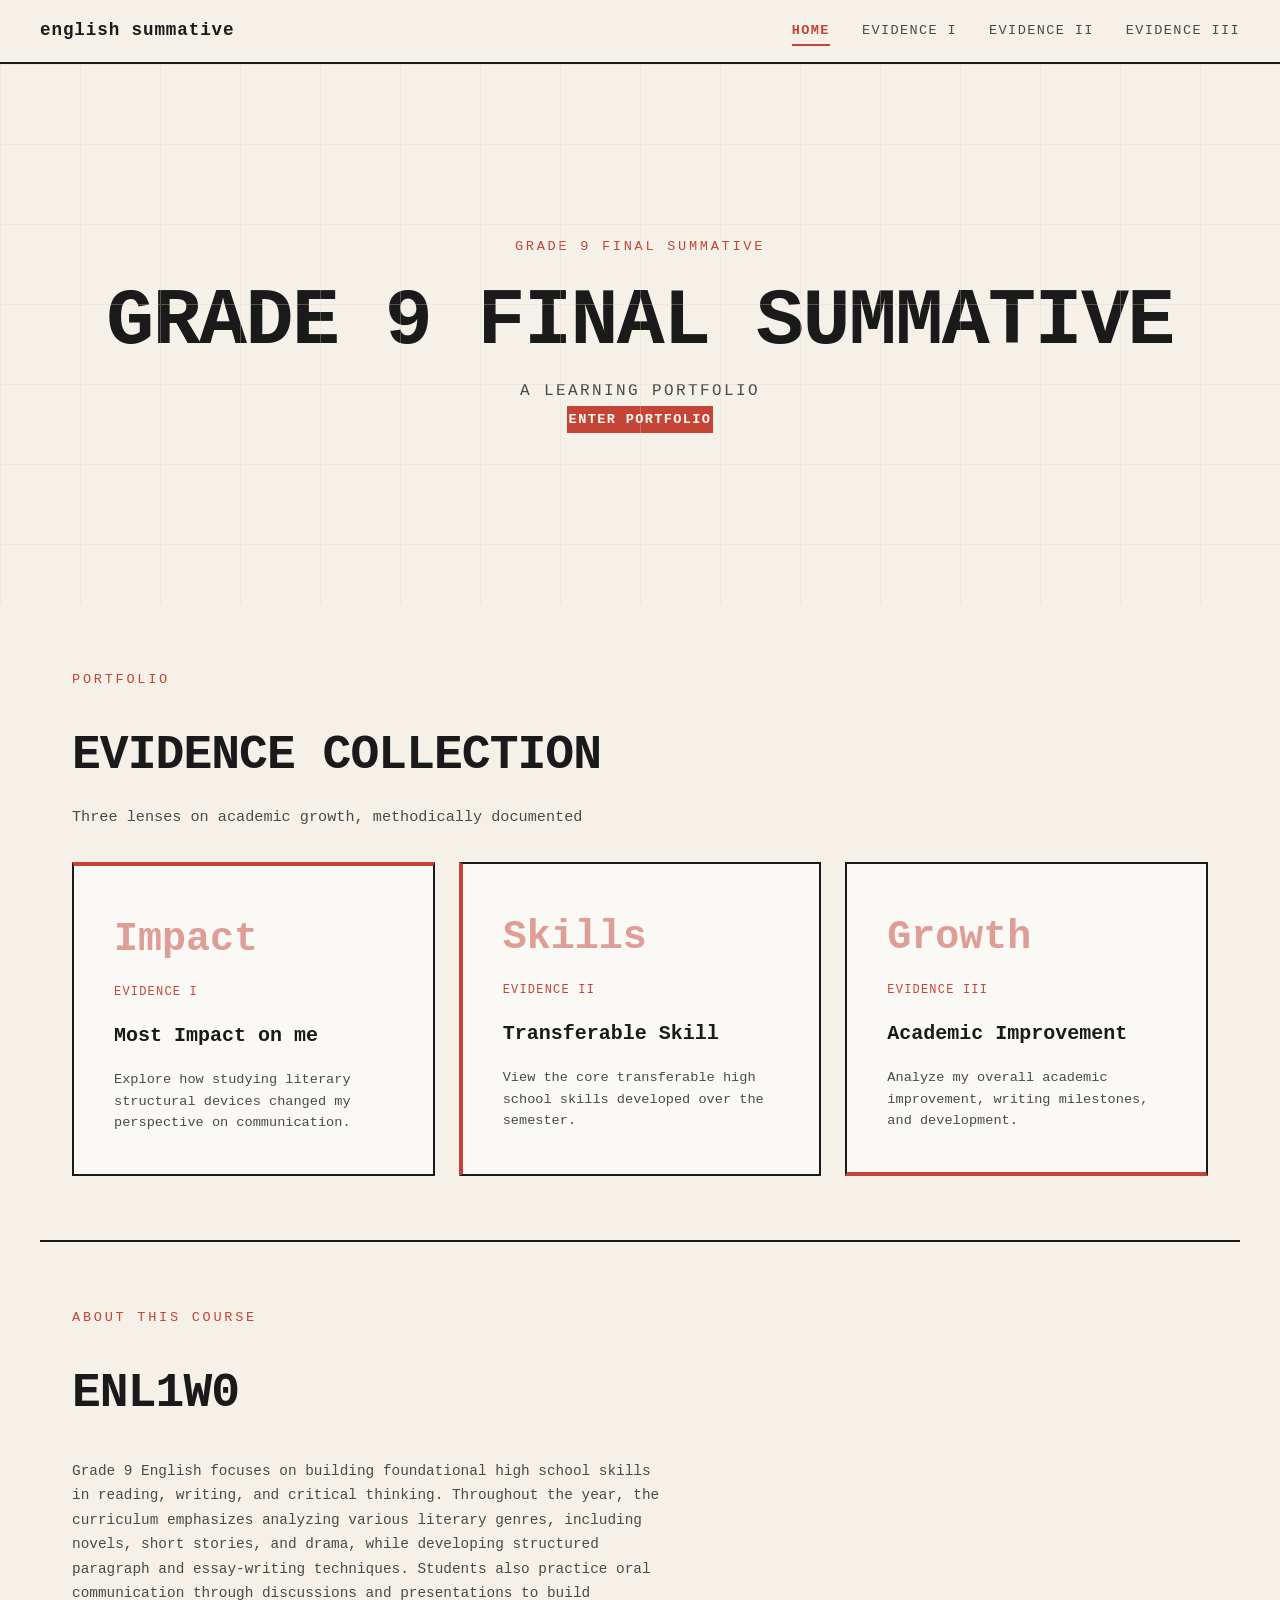
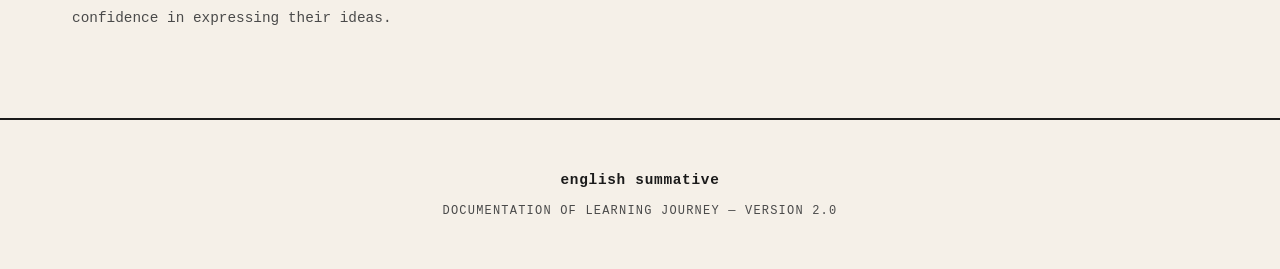
<file: templates/index.html>
<!DOCTYPE html>
<html lang="en">
<head>
  <meta charset="UTF-8">
  <meta name="viewport" content="width=device-width, initial-scale=1.0">
  <title>Home page — English Summative</title>
  <link rel="stylesheet" href="/static/style.css">
</head>
<body>
  <nav class="nav">
    <div class="nav-inner">
      <a href="/" class="nav-brand">English Summative</a>
      <button class="menu-toggle" id="menuToggle" aria-label="Toggle navigation">
        <span class="menu-line"></span>
        <span class="menu-line"></span>
        <span class="menu-line"></span>
      </button>
      <ul class="nav-links">
        <li><a href="/" class="nav-link active">Home</a></li>
        <li><a href="/evidence1" class="nav-link">Evidence I</a></li>
        <li><a href="/evidence2" class="nav-link">Evidence II</a></li>
        <li><a href="/evidence3" class="nav-link">Evidence III</a></li>
      </ul>
    </div>
  </nav>

  <div class="menu-overlay" id="menuOverlay">
    <ul class="menu-overlay-links">
      <li><a href="/" class="overlay-link active">Home</a></li>
      <li><a href="/evidence1" class="overlay-link">Evidence I</a></li>
      <li><a href="/evidence2" class="overlay-link">Evidence II</a></li>
      <li><a href="/evidence3" class="overlay-link">Evidence III</a></li>
    </ul>
  </div>

  <section class="hero" id="hero">
    <div class="eyebrow-tag">Grade 9 Final Summative</div>
    <h1 class="hero-title">
      <span class="hero-line">Grade 9</span>
      <span class="hero-line">Final Summative</span>
    </h1>
    <p class="hero-subtitle">A learning portfolio</p>
    <a href="#portfolio" class="nav-btn nav-btn-primary" id="enterPortfolio">Enter Portfolio</a>
  </section>

  <section class="portfolio" id="portfolio">
    <div class="section-header">
      <div class="eyebrow-tag">Portfolio</div>
      <h2 class="section-title">Evidence Collection</h2>
      <p class="section-desc">Three lenses on academic growth, methodically documented</p>
    </div>

    <div class="evidence-grid">
      <a href="/evidence1" class="evidence-card reveal">
        <div class="card-index">Impact</div>
        <div class="card-tag">Evidence I</div>
        <h3 class="card-title">Most Impact on me</h3>
        <p class="card-desc">Explore how studying literary structural devices changed my perspective on communication.</p>
      </a>

      <a href="/evidence2" class="evidence-card reveal">
        <div class="card-index">Skills</div>
        <div class="card-tag">Evidence II</div>
        <h3 class="card-title">Transferable Skill</h3>
        <p class="card-desc">View the core transferable high school skills developed over the semester.</p>
      </a>

      <a href="/evidence3" class="evidence-card reveal">
        <div class="card-index">Growth</div>
        <div class="card-tag">Evidence III</div>
        <h3 class="card-title">Academic Improvement</h3>
        <p class="card-desc">Analyze my overall academic improvement, writing milestones, and development.</p>
      </a>
    </div>
  </section>

  <section class="about" id="about">
    <div class="about-inner">
      <div class="eyebrow-tag">About This Course</div>
      <h2 class="about-title">ENL1W0</h2>
      <p class="about-text">Grade 9 English focuses on building foundational high school skills in reading, writing, and critical thinking. Throughout the year, the curriculum emphasizes analyzing various literary genres, including novels, short stories, and drama, while developing structured paragraph and essay-writing techniques. Students also practice oral communication through discussions and presentations to build confidence in expressing their ideas.</p>
    </div>
  </section>

  <footer class="footer">
    <div class="footer-brand">English Summative</div>
    <p class="footer-text">Documentation of Learning Journey &mdash; Version 2.0</p>
  </footer>

  <script src="/static/main.js"></script>
</body>
</html>
</file>
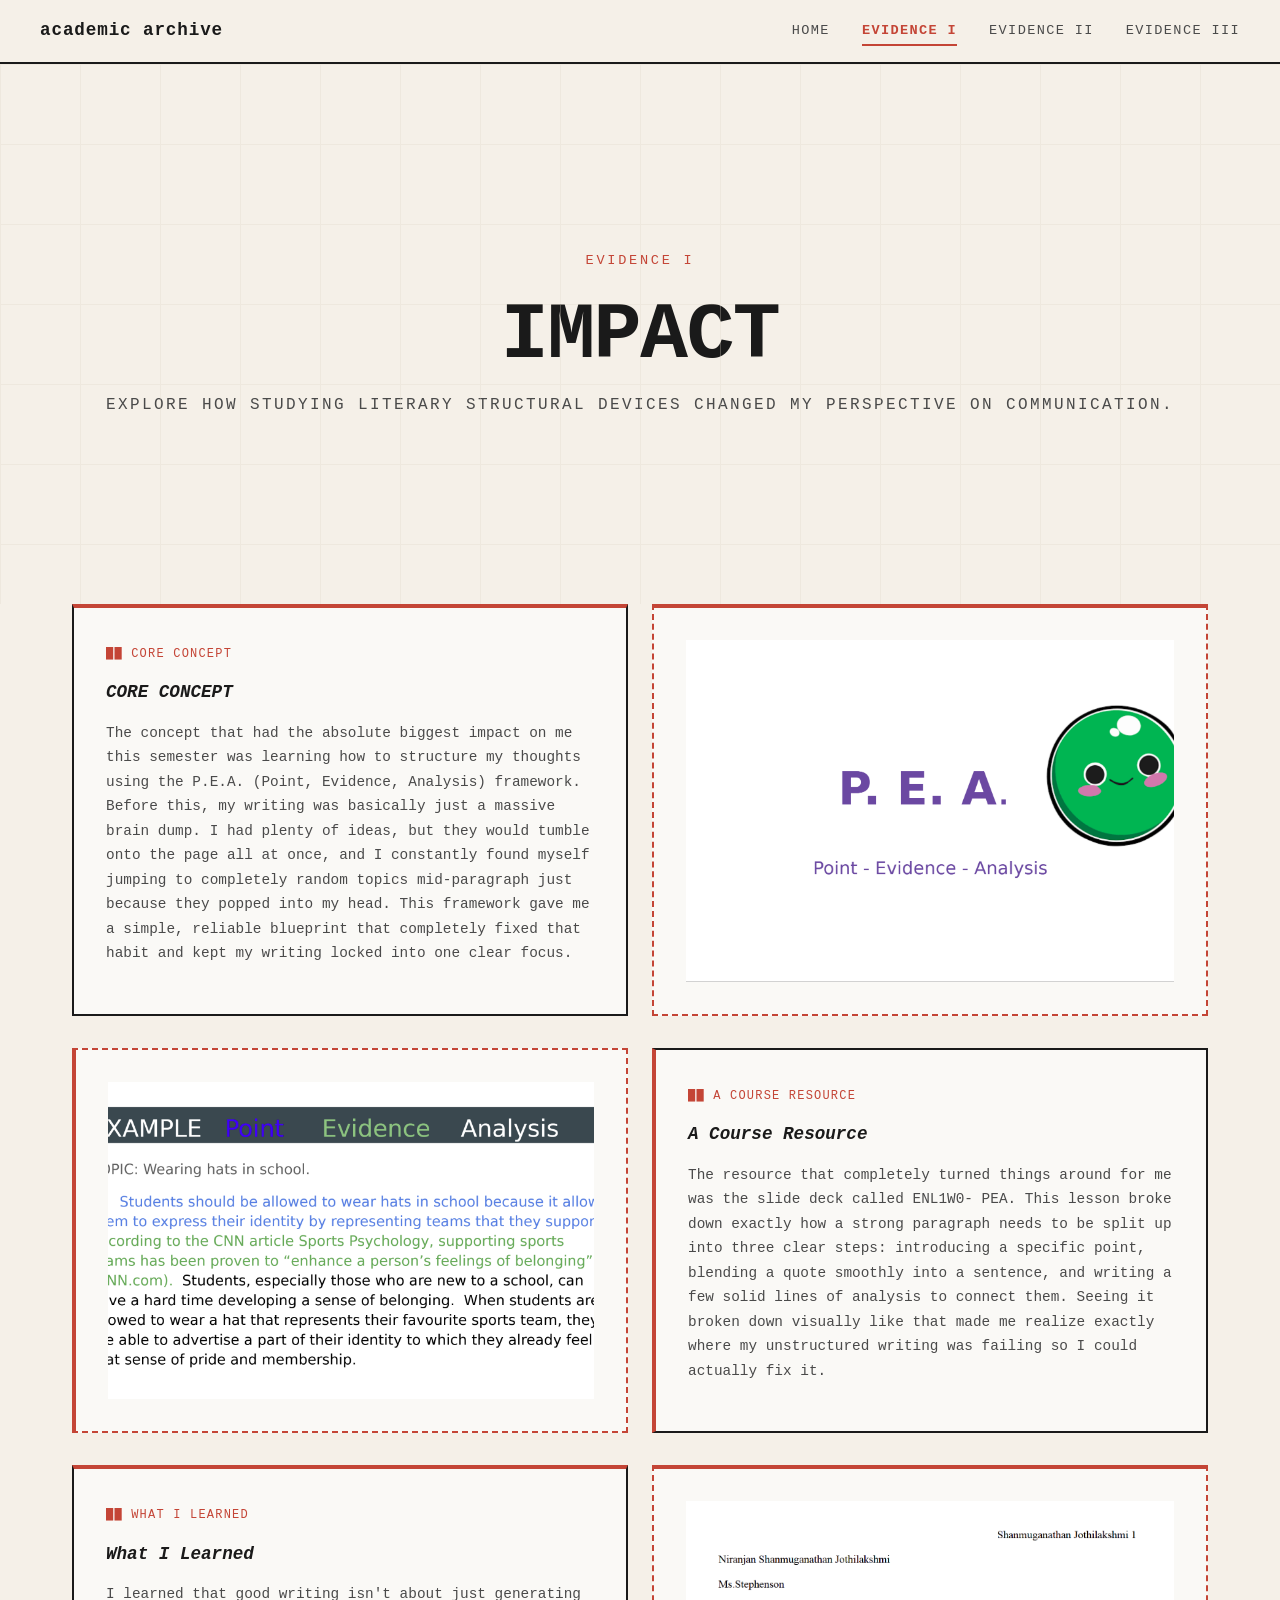
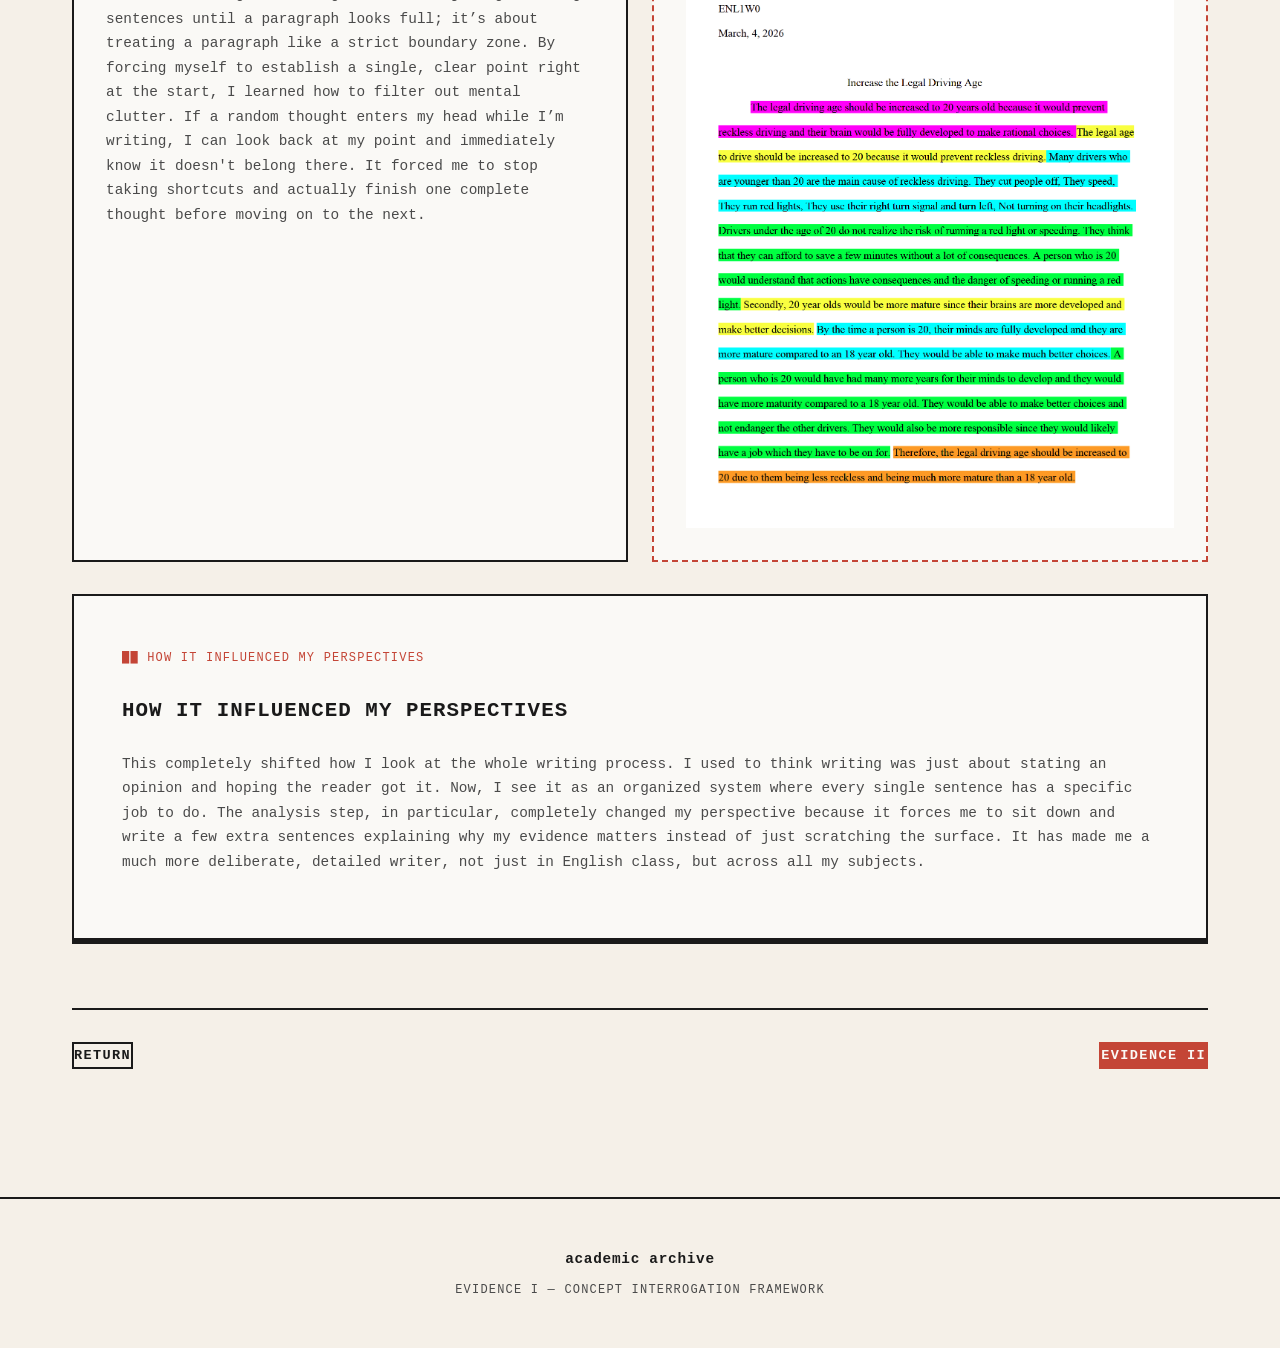
<file: templates/evidence1.html>
<!DOCTYPE html>
<html lang="en">
<head>
  <meta charset="UTF-8">
  <meta name="viewport" content="width=device-width, initial-scale=1.0">
  <title>Impact — Academic Portfolio</title>
  <link rel="stylesheet" href="/static/style.css">
</head>
<body>
  <nav class="nav">
    <div class="nav-inner">
      <a href="/" class="nav-brand">academic archive</a>
      <button class="menu-toggle" id="menuToggle" aria-label="Toggle navigation">
        <span class="menu-line"></span>
        <span class="menu-line"></span>
        <span class="menu-line"></span>
      </button>
      <ul class="nav-links">
        <li><a href="/" class="nav-link">Home</a></li>
        <li><a href="/evidence1" class="nav-link active">Evidence I</a></li>
        <li><a href="/evidence2" class="nav-link">Evidence II</a></li>
        <li><a href="/evidence3" class="nav-link">Evidence III</a></li>
      </ul>
    </div>
  </nav>

  <div class="menu-overlay" id="menuOverlay">
    <ul class="menu-overlay-links">
      <li><a href="/" class="overlay-link">Home</a></li>
      <li><a href="/evidence1" class="overlay-link active">Evidence I</a></li>
      <li><a href="/evidence2" class="overlay-link">Evidence II</a></li>
      <li><a href="/evidence3" class="overlay-link">Evidence III</a></li>
    </ul>
  </div>

  <section class="hero">
    <div class="eyebrow-tag">Evidence I</div>
    <h1 class="hero-title">Impact</h1>
    <p class="hero-subtitle">Explore how studying literary structural devices changed my perspective on communication.</p>
  </section>

  <main class="evidence-main">
    <div class="evidence-grid-layout">
      <div class="evidence-text-card reveal">
        <div class="section-tag">Core Concept</div>
        <div class="section-question">CORE CONCEPT</div>
        <div class="evidence-text">
          <p>The concept that had the absolute biggest impact on me this semester was learning how to structure my thoughts using the P.E.A. (Point, Evidence, Analysis) framework. Before this, my writing was basically just a massive brain dump. I had plenty of ideas, but they would tumble onto the page all at once, and I constantly found myself jumping to completely random topics mid-paragraph just because they popped into my head. This framework gave me a simple, reliable blueprint that completely fixed that habit and kept my writing locked into one clear focus.</p>
        </div>
      </div>

      <div class="evidence-image-card reveal">
        <img src="/static/assets/pea.png" alt="PEA-Course" class="evidence-image">
      </div>
    </div>

    <div class="evidence-grid-layout">
      <div class="evidence-image-card reveal">
        <img src="/static/assets/pea-couses.png" alt="Affordance Context - Learning Event" class="evidence-image">
      </div>

      <div class="evidence-text-card reveal">
        <div class="section-tag">a Course Resource</div>
        <div class="section-question">A Course Resource</div>
        <div class="evidence-text">
          <p>The resource that completely turned things around for me was the slide deck called ENL1W0- PEA. This lesson broke down exactly how a strong paragraph needs to be split up into three clear steps: introducing a specific point, blending a quote smoothly into a sentence, and writing a few solid lines of analysis to connect them. Seeing it broken down visually like that made me realize exactly where my unstructured writing was failing so I could actually fix it.</p>
        </div>
      </div>
    </div>

    <div class="evidence-grid-layout">
      <div class="evidence-text-card reveal">
        <div class="section-tag">What I Learned</div>
        <div class="section-question">What I Learned</div>
        <div class="evidence-text">
          <p>I learned that good writing isn't about just generating sentences until a paragraph looks full; it’s about treating a paragraph like a strict boundary zone. By forcing myself to establish a single, clear point right at the start, I learned how to filter out mental clutter. If a random thought enters my head while I’m writing, I can look back at my point and immediately know it doesn't belong there. It forced me to stop taking shortcuts and actually finish one complete thought before moving on to the next.</p>
        </div>
      </div>

      <div class="evidence-image-card reveal">
        <img src="/static/assets/mine.png" alt="Cognitive Traces - Outcome" class="evidence-image">
      </div>
    </div>

    <div class="reflection-card reveal">
      <div class="section-tag">How it Influenced My Perspectives</div>
      <h2>How it Influenced My Perspectives</h2>
      <div class="evidence-text">
        <p>This completely shifted how I look at the whole writing process. I used to think writing was just about stating an opinion and hoping the reader got it. Now, I see it as an organized system where every single sentence has a specific job to do. The analysis step, in particular, completely changed my perspective because it forces me to sit down and write a few extra sentences explaining why my evidence matters instead of just scratching the surface. It has made me a much more deliberate, detailed writer, not just in English class, but across all my subjects.</p>
      </div>
    </div>

    <div class="evidence-nav">
      <a href="/" class="nav-btn">Return</a>
      <a href="/evidence2" class="nav-btn nav-btn-primary">Evidence II</a>
    </div>
  </main>

  <footer class="footer">
    <div class="footer-brand">academic archive</div>
    <p class="footer-text">Evidence I — Concept Interrogation Framework</p>
  </footer>

  <script src="/static/main.js"></script>
</body>
</html>
</file>
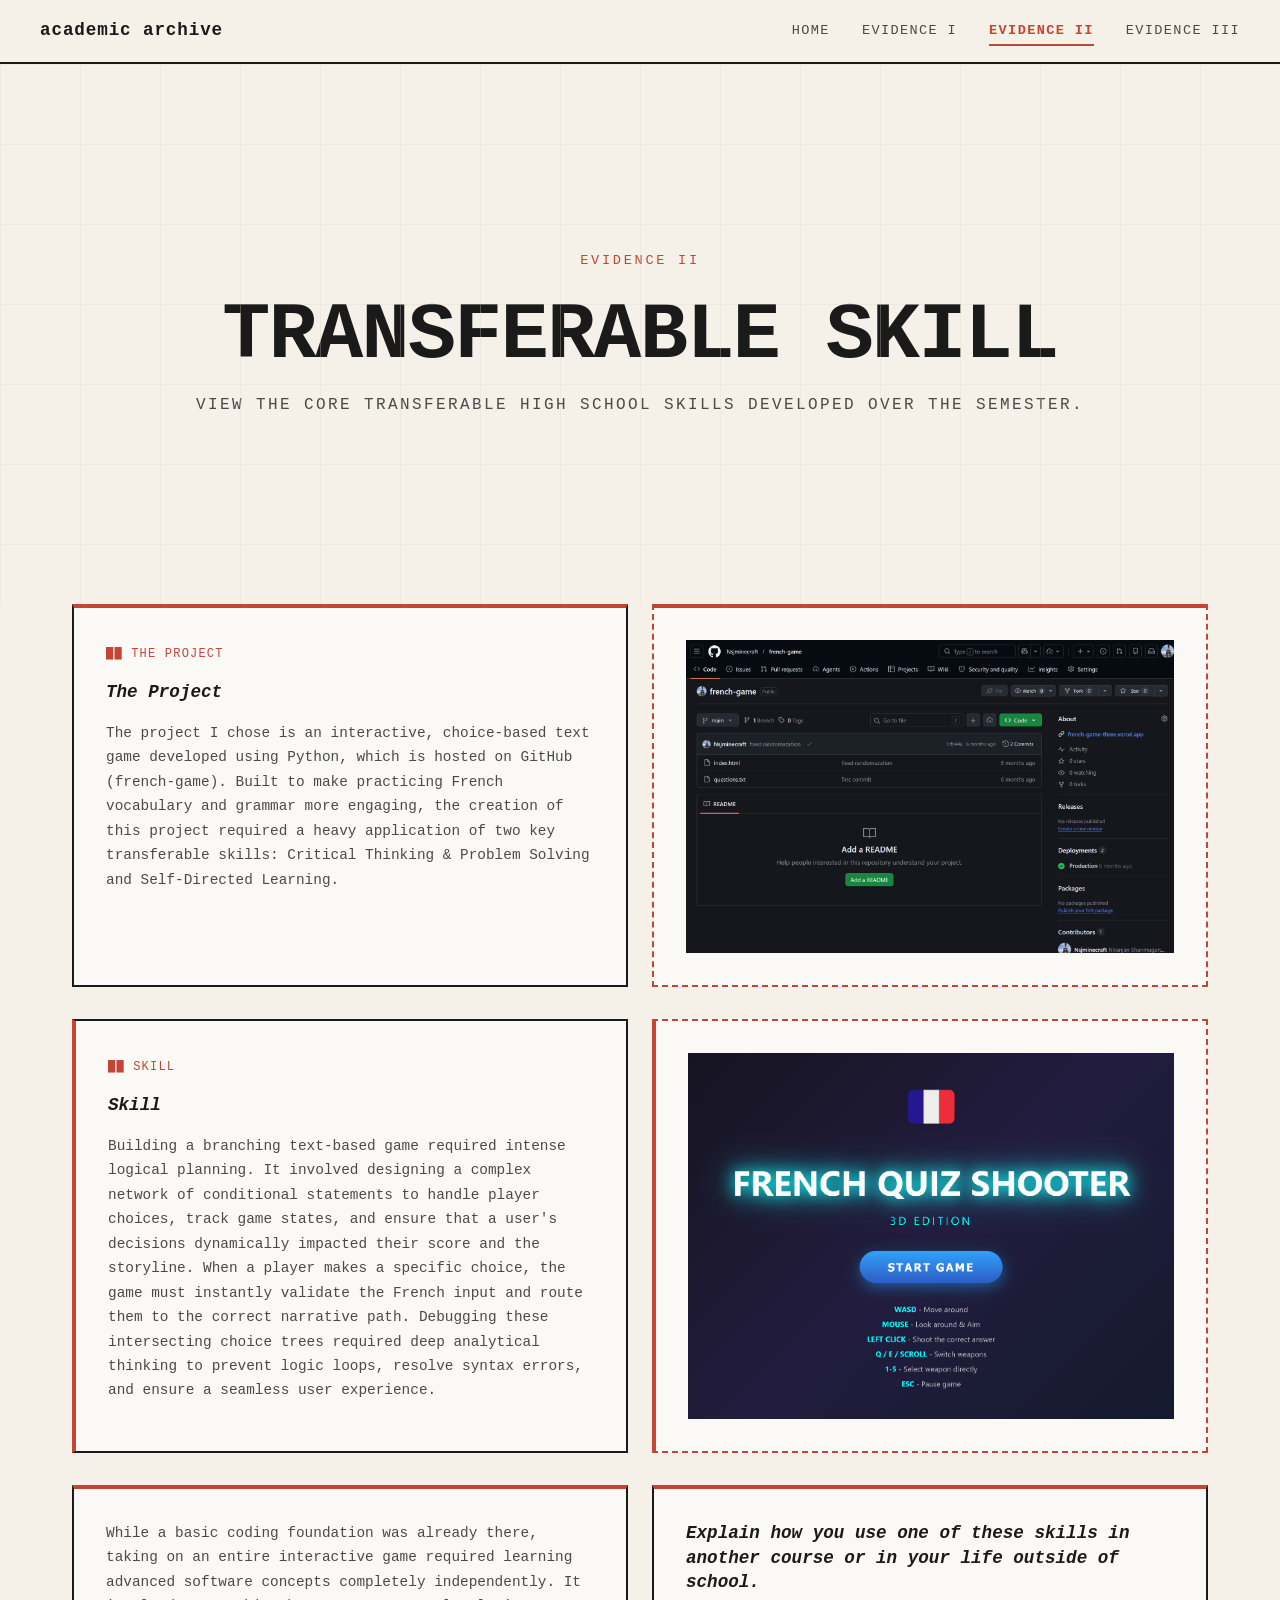
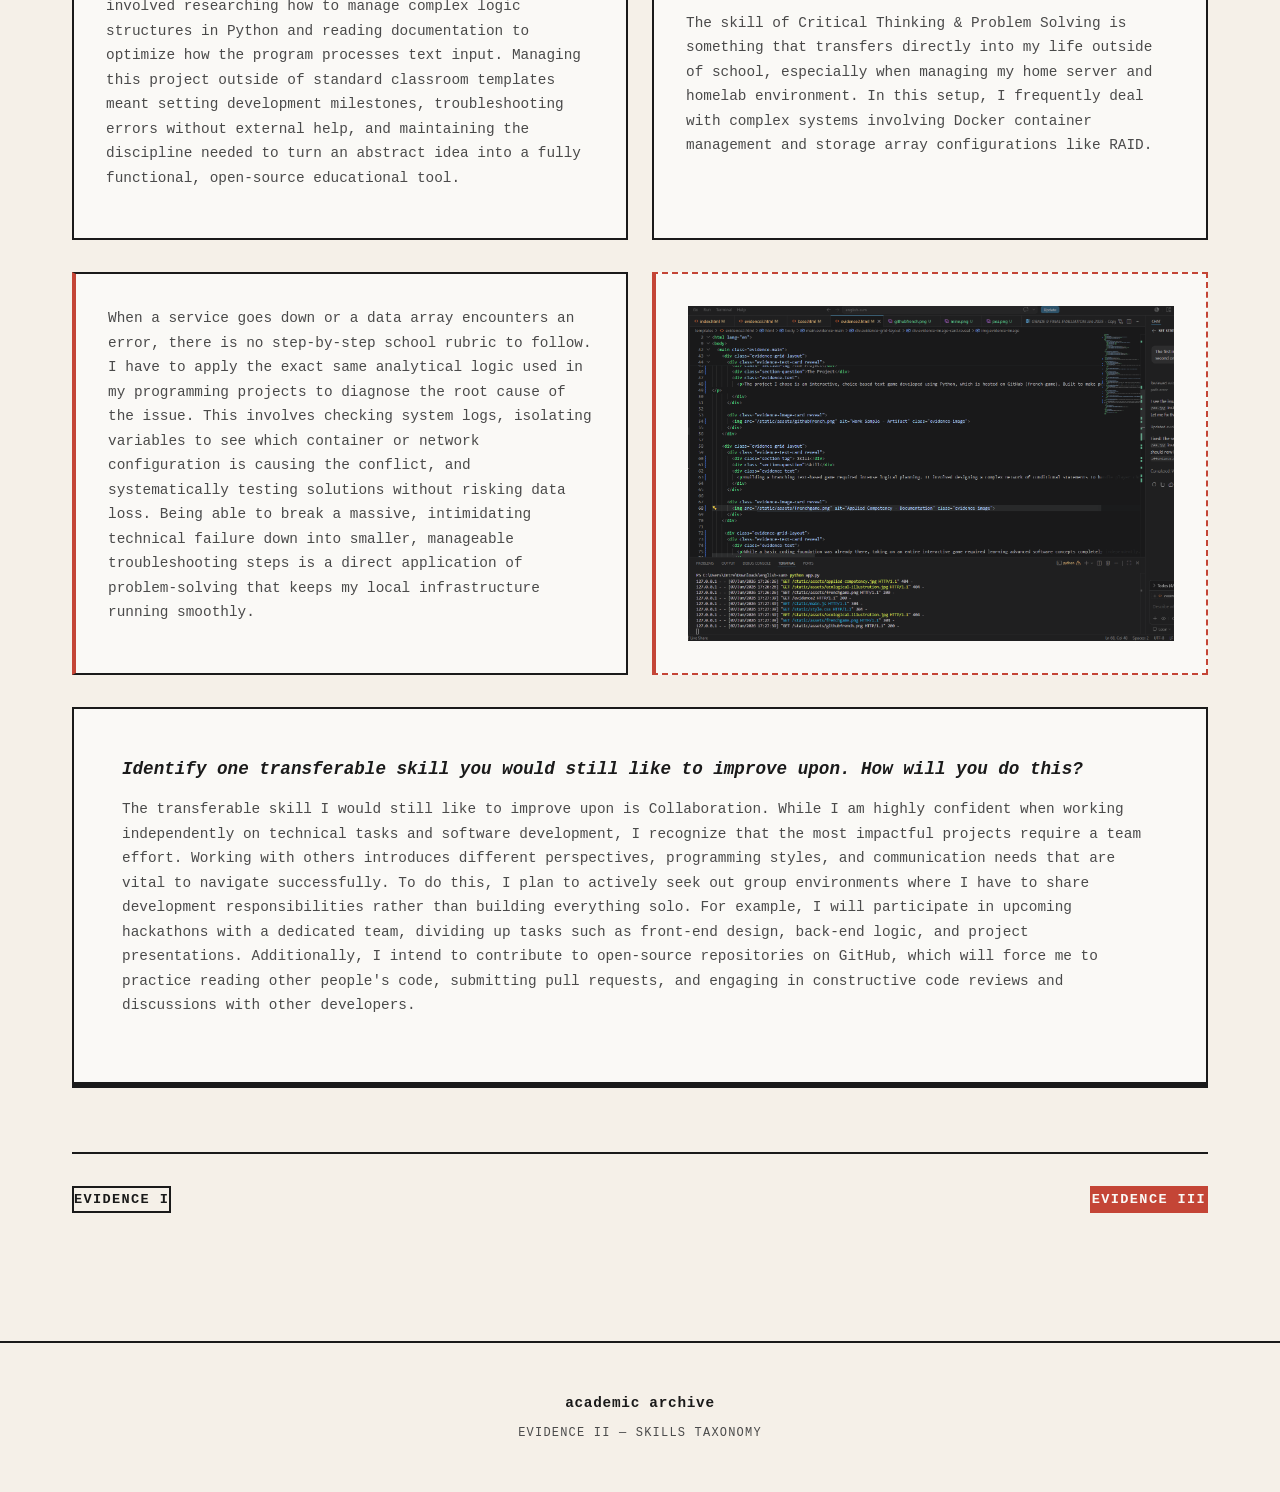
<file: templates/evidence2.html>
<!DOCTYPE html>
<html lang="en">
<head>
  <meta charset="UTF-8">
  <meta name="viewport" content="width=device-width, initial-scale=1.0">
  <title>Transferable Skill — Academic Portfolio</title>
  <link rel="stylesheet" href="/static/style.css">
</head>
<body>
  <nav class="nav">
    <div class="nav-inner">
      <a href="/" class="nav-brand">academic archive</a>
      <button class="menu-toggle" id="menuToggle" aria-label="Toggle navigation">
        <span class="menu-line"></span>
        <span class="menu-line"></span>
        <span class="menu-line"></span>
      </button>
      <ul class="nav-links">
        <li><a href="/" class="nav-link">Home</a></li>
        <li><a href="/evidence1" class="nav-link">Evidence I</a></li>
        <li><a href="/evidence2" class="nav-link active">Evidence II</a></li>
        <li><a href="/evidence3" class="nav-link">Evidence III</a></li>
      </ul>
    </div>
  </nav>

  <div class="menu-overlay" id="menuOverlay">
    <ul class="menu-overlay-links">
      <li><a href="/" class="overlay-link">Home</a></li>
      <li><a href="/evidence1" class="overlay-link">Evidence I</a></li>
      <li><a href="/evidence2" class="overlay-link active">Evidence II</a></li>
      <li><a href="/evidence3" class="overlay-link">Evidence III</a></li>
    </ul>
  </div>

  <section class="hero">
    <div class="eyebrow-tag">Evidence II</div>
    <h1 class="hero-title">Transferable Skill</h1>
    <p class="hero-subtitle">View the core transferable high school skills developed over the semester.</p>
  </section>

  <main class="evidence-main">
    <div class="evidence-grid-layout">
      <div class="evidence-text-card reveal">
        <div class="section-tag">The Project</div>
        <div class="section-question">The Project</div>
        <div class="evidence-text">
          <p>The project I chose is an interactive, choice-based text game developed using Python, which is hosted on GitHub (french-game). Built to make practicing French vocabulary and grammar more engaging, the creation of this project required a heavy application of two key transferable skills: Critical Thinking & Problem Solving and Self-Directed Learning. 
</p>
        </div>
      </div>

      <div class="evidence-image-card reveal">
        <img src="/static/assets/githubfrench.png" alt="Work Sample - Artifact" class="evidence-image">
      </div>
    </div>

    <div class="evidence-grid-layout">
      <div class="evidence-text-card reveal">
        <div class="section-tag"> Skill</div>
        <div class="section-question">Skill</div>
        <div class="evidence-text">
          <p>Building a branching text-based game required intense logical planning. It involved designing a complex network of conditional statements to handle player choices, track game states, and ensure that a user's decisions dynamically impacted their score and the storyline. When a player makes a specific choice, the game must instantly validate the French input and route them to the correct narrative path. Debugging these intersecting choice trees required deep analytical thinking to prevent logic loops, resolve syntax errors, and ensure a seamless user experience. </p>
        </div>
      </div>

      <div class="evidence-image-card reveal">
        <img src="/static/assets/frenchgame.png" alt="Applied Competency - Documentation" class="evidence-image">
      </div>
    </div>

     <div class="evidence-grid-layout">
      <div class="evidence-text-card reveal">
        <div class="evidence-text">
          <p>While a basic coding foundation was already there, taking on an entire interactive game required learning advanced software concepts completely independently. It involved researching how to manage complex logic structures in Python and reading documentation to optimize how the program processes text input. Managing this project outside of standard classroom templates meant setting development milestones, troubleshooting errors without external help, and maintaining the discipline needed to turn an abstract idea into a fully functional, open-source educational tool. </p>
        </div>
      </div>

      <div class="evidence-text-card reveal">
        <div class="section-question">Explain how you use one of these skills in another course or in your life outside of school.</div>
        <div class="evidence-text">
          <p>The skill of Critical Thinking & Problem Solving is something that transfers directly into my life outside of school, especially when managing my home server and homelab environment. In this setup, I frequently deal with complex systems involving Docker container management and storage array configurations like RAID.</p>
        </div>
      </div>
    </div>

    <div class="evidence-grid-layout">
      <div class="evidence-text-card reveal">

        <div class="evidence-text">
          <p>When a service goes down or a data array encounters an error, there is no step-by-step school rubric to follow. I have to apply the exact same analytical logic used in my programming projects to diagnose the root cause of the issue. This involves checking system logs, isolating variables to see which container or network configuration is causing the conflict, and systematically testing solutions without risking data loss. Being able to break a massive, intimidating technical failure down into smaller, manageable troubleshooting steps is a direct application of problem-solving that keeps my local infrastructure running smoothly.</p>
        </div>
      </div>

      <div class="evidence-image-card reveal">
        <img src="/static/assets/code.png" alt="Ecological Illustration - Transfer Evidence" class="evidence-image">
      </div>
    </div>

    <div class="reflection-card reveal">
      <div class="section-question">Identify one transferable skill you would still like to improve upon. How will you do this?
</div>
      <div class="evidence-text">
        <p>The transferable skill I would still like to improve upon is Collaboration. While I am highly confident when working independently on technical tasks and software development, I recognize that the most impactful projects require a team effort. Working with others introduces different perspectives, programming styles, and communication needs that are vital to navigate successfully.
To do this, I plan to actively seek out group environments where I have to share development responsibilities rather than building everything solo. For example, I will participate in upcoming hackathons with a dedicated team, dividing up tasks such as front-end design, back-end logic, and project presentations. Additionally, I intend to contribute to open-source repositories on GitHub, which will force me to practice reading other people's code, submitting pull requests, and engaging in constructive code reviews and discussions with other developers.
</p>
      </div>
    </div>

    <div class="evidence-nav">
      <a href="/evidence1" class="nav-btn">Evidence I</a>
      <a href="/evidence3" class="nav-btn nav-btn-primary">Evidence III</a>
    </div>
  </main>

  <footer class="footer">
    <div class="footer-brand">academic archive</div>
    <p class="footer-text">Evidence II — Skills Taxonomy</p>
  </footer>

  <script src="/static/main.js"></script>
</body>
</html>
</file>
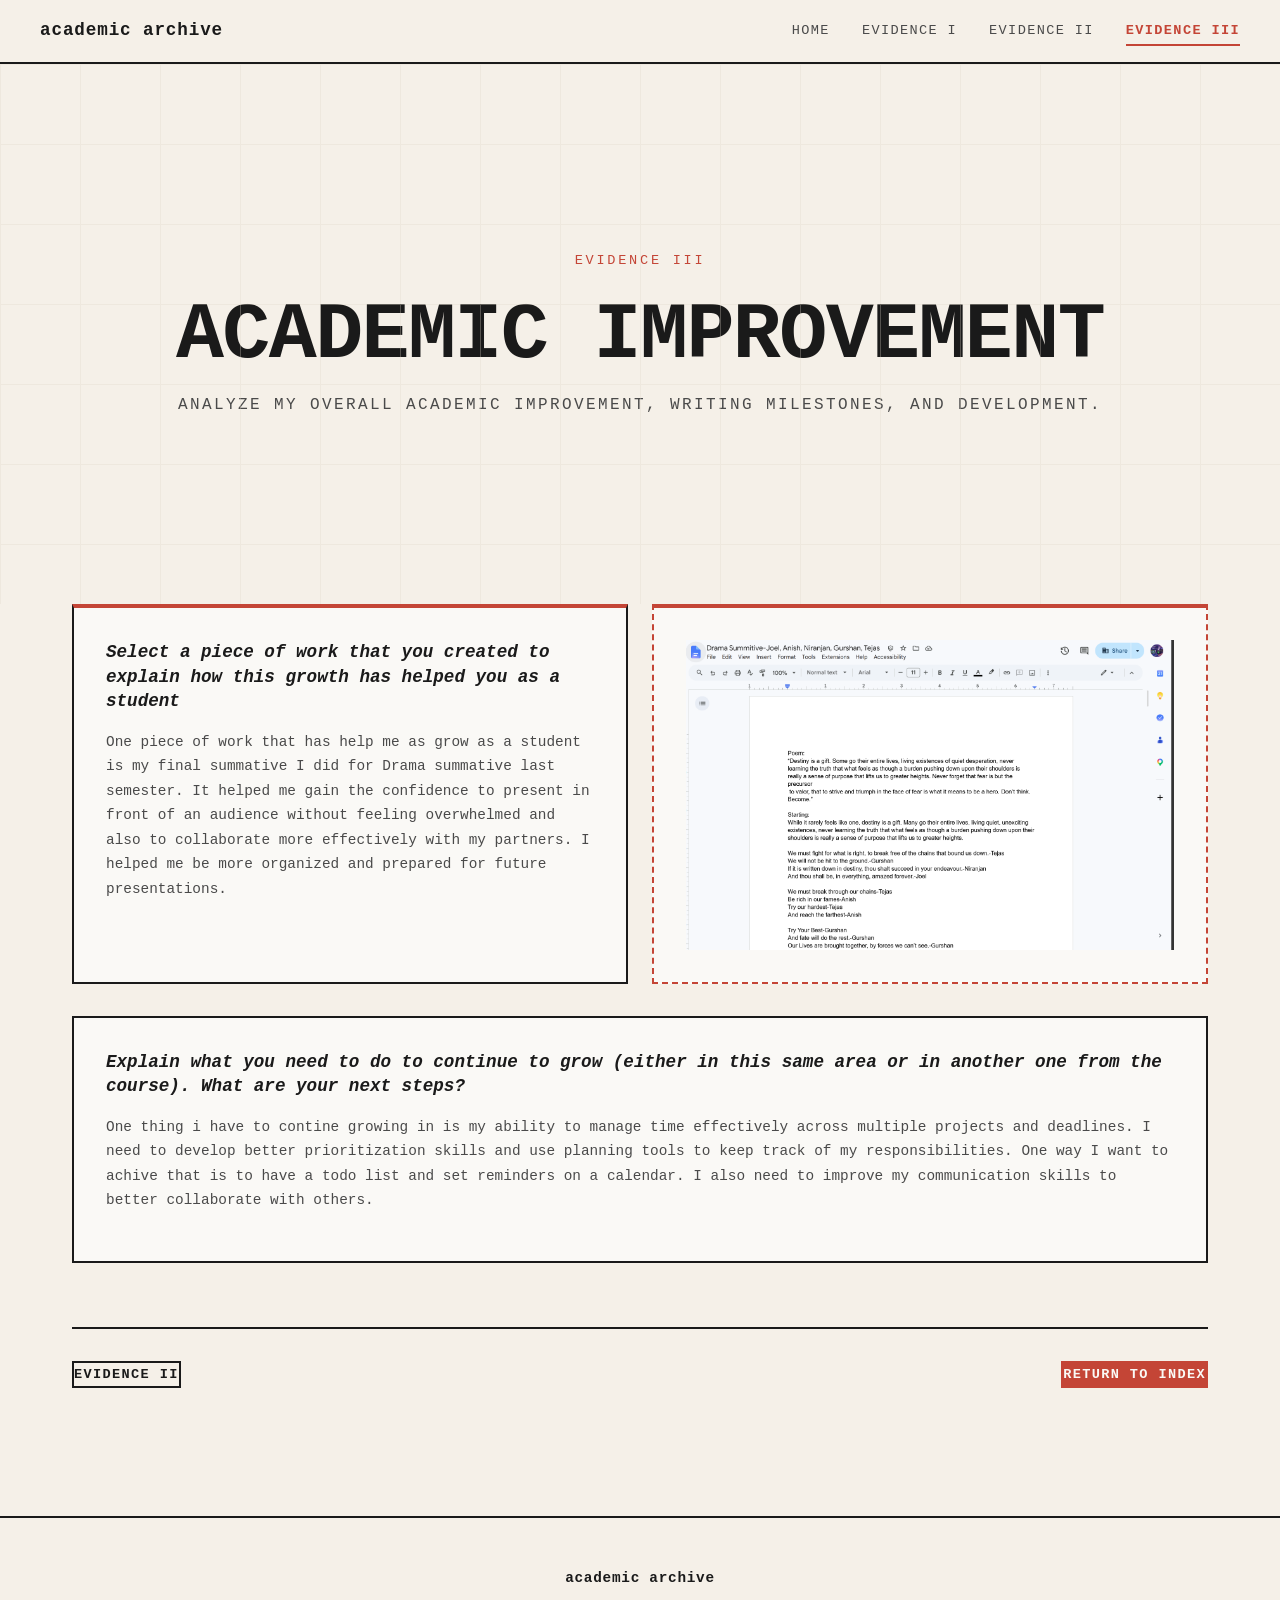
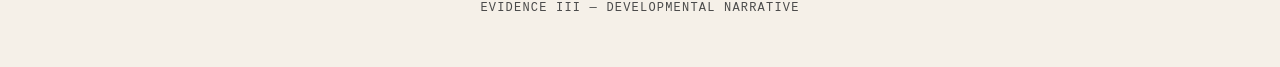
<file: templates/evidence3.html>
<!DOCTYPE html>
<html lang="en">
<head>
  <meta charset="UTF-8">
  <meta name="viewport" content="width=device-width, initial-scale=1.0">
  <title>Academic Improvement — Academic Portfolio</title>
  <link rel="stylesheet" href="/static/style.css">
</head>
<body>
  <nav class="nav">
    <div class="nav-inner">
      <a href="/" class="nav-brand">academic archive</a>
      <button class="menu-toggle" id="menuToggle" aria-label="Toggle navigation">
        <span class="menu-line"></span>
        <span class="menu-line"></span>
        <span class="menu-line"></span>
      </button>
      <ul class="nav-links">
        <li><a href="/" class="nav-link">Home</a></li>
        <li><a href="/evidence1" class="nav-link">Evidence I</a></li>
        <li><a href="/evidence2" class="nav-link">Evidence II</a></li>
        <li><a href="/evidence3" class="nav-link active">Evidence III</a></li>
      </ul>
    </div>
  </nav>

  <div class="menu-overlay" id="menuOverlay">
    <ul class="menu-overlay-links">
      <li><a href="/" class="overlay-link">Home</a></li>
      <li><a href="/evidence1" class="overlay-link">Evidence I</a></li>
      <li><a href="/evidence2" class="overlay-link">Evidence II</a></li>
      <li><a href="/evidence3" class="overlay-link active">Evidence III</a></li>
    </ul>
  </div>

  <section class="hero">
    <div class="eyebrow-tag">Evidence III</div>
    <h1 class="hero-title">Academic Improvement</h1>
    <p class="hero-subtitle">Analyze my overall academic improvement, writing milestones, and development.</p>
  </section>

  <main class="evidence-main">

    <div class="evidence-grid-layout">
      <div class="evidence-text-card reveal">
        <div class="section-question">Select a piece of work that you created to explain how this growth has helped you as a student</div>
        <div class="evidence-text">
          <p>One piece of work that has help me as grow as a student is my final summative I did for Drama summative last semester. It helped me gain the confidence to present in front of an audience without feeling overwhelmed and also to collaborate more effectively with my partners. I helped me be more organized and prepared for future presentations.</p>
        </div>
      </div>

      <div class="evidence-image-card reveal">
        <img src="/static/assets/dramasum.png" alt="Baseline Evidence - Pre-Development" class="evidence-image">
      </div>
    </div>


      <div class="evidence-text-card reveal">
        <div class="section-question"> Explain what you need to do to continue to grow (either in this same area or in another one from the course). What are your next steps?</div>
        <div class="evidence-text">
          <p>One thing i have to contine growing in is my ability to manage time effectively across multiple projects and deadlines. I need to develop better prioritization skills and use planning tools to keep track of my responsibilities. One way I want to achive that is to have a todo list and set reminders on a calendar. I also need to improve my communication skills to better collaborate with others.</p>
        </div>
      </div>
    </div>

    

    <div class="evidence-nav">
      <a href="/evidence2" class="nav-btn">Evidence II</a>
      <a href="/" class="nav-btn nav-btn-primary">Return to Index</a>
    </div>
  </main>

  <footer class="footer">
    <div class="footer-brand">academic archive</div>
    <p class="footer-text">Evidence III — Developmental Narrative</p>
  </footer>

  <script src="/static/main.js"></script>
</body>
</html>
</file>
<file: static/style.css>
/* ============================================
   ACADEMIC BRUTALISM DESIGN SYSTEM
   ENL1W Grade 9 Final Portfolio
   ============================================ */

/* ============================================
   VARIABLES
   ============================================ */
:root {
  /* Academic Palette */
  --paper: #f5f0e8;
  --ink: #1a1a1a;
  --faint-ink: #4a4a4a;
  --grid-lines: #e0d8c8;
  --accent-ink: #c44536;
  --white: #faf9f6;

  /* Typography */
  --font-primary: 'Courier New', Courier, monospace;

  /* Spacing */
  --space-xs: 0.5rem;
  --space-sm: 1rem;
  --space-md: 2rem;
  --space-lg: 3rem;
}

/* ============================================
   RESET & BASE
   ============================================ */
*, *::before, *::after {
  margin: 0;
  padding: 0;
  box-sizing: border-box;
}

html {
  font-size: 16px;
  scroll-behavior: smooth;
}

body {
  font-family: var(--font-primary);
  color: var(--ink);
  background: var(--paper);
  line-height: 1.7;
  overflow-x: hidden;
}

a {
  color: inherit;
  text-decoration: none;
}

img {
  max-width: 100%;
  display: block;
}

/* ============================================
   NAVIGATION
   ============================================ */
.nav {
  position: sticky;
  top: 0;
  z-index: 100;
  background: var(--paper);
  border-bottom: 2px solid var(--ink);
  padding: 1rem 2rem;
}

.nav-inner {
  max-width: 1200px;
  margin: 0 auto;
  display: flex;
  justify-content: space-between;
  align-items: center;
  gap: 2rem;
}

.nav-brand {
  font-family: var(--font-primary);
  font-size: 1.1rem;
  font-weight: 700;
  letter-spacing: 0.05em;
  text-transform: lowercase;
  color: var(--ink);
}

.nav-links {
  display: flex;
  list-style: none;
  gap: 2rem;
  align-items: center;
}

.nav-link {
  font-family: var(--font-primary);
  font-size: 0.85rem;
  text-transform: uppercase;
  letter-spacing: 0.1em;
  color: var(--faint-ink);
  position: relative;
  padding-bottom: 0.25rem;
  transition: color 0.2s;
}

.nav-link:hover {
  color: var(--ink);
}

.nav-link.active {
  color: var(--accent-ink);
  font-weight: 700;
}

.nav-link.active::after {
  content: '';
  position: absolute;
  bottom: -4px;
  left: 0;
  width: 100%;
  height: 2px;
  background: var(--accent-ink);
}

/* Mobile menu */
.menu-toggle {
  display: none;
  background: none;
  border: none;
  cursor: pointer;
  flex-direction: column;
  gap: 5px;
  padding: 4px;
}

.menu-line {
  display: block;
  width: 20px;
  height: 2px;
  background: var(--ink);
  transition: all 0.3s;
}

.menu-overlay {
  display: none;
  position: fixed;
  inset: 0;
  z-index: 200;
  background: var(--paper);
  flex-direction: column;
  align-items: center;
  justify-content: center;
  gap: 3rem;
}

.menu-overlay-links {
  list-style: none;
  kahab  display: flex;
  flex-direction: column;
  gap: 2rem;
  text-align: center;
}

.overlay-link {
  font-family: var(--font-primary);
  font-size: 1.2rem;
  text-transform: uppercase;
  letter-spacing: 0.15em;
  color: var(--ink);
}

.overlay-link.active {
  color: var(--accent-ink);
  font-weight: 700;
}

@media (max-width: 768px) {
  .nav-links { display: none; }
  .menu-toggle { display: flex; }
}

/* ============================================
   HERO
   ============================================ */
.hero {
  min-height: 60vh;
  display: flex;
  flex-direction: column;
  align-items: center;
  justify-content: center;
  text-align: center;
  padding: 4rem 2rem;
  position: relative;
}

.hero::before {
  content: '';
  position: absolute;
  inset: 0;
  background:
    linear-gradient(to right, var(--grid-lines) 1px, transparent 1px) 0 0 / 80px 80px,
    linear-gradient(to bottom, var(--grid-lines) 1px, transparent 1px) 0 0 / 80px 80px;
  opacity: 0.3;
  pointer-events: none;
}

.hero-title {
  font-family: var(--font-primary);
  font-size: clamp(2rem, 8vw, 5rem);
  font-weight: 900;
  text-transform: uppercase;
  letter-spacing: -0.02em;
  line-height: 1.0;
  color: var(--ink);
  margin-bottom: 1rem;
}

.hero-subtitle {
  font-family: var(--font-primary);
  font-size: 1rem;
  font-weight: 400;
  text-transform: uppercase;
  letter-spacing: 0.15em;
  color: var(--faint-ink);
}

.eyebrow-tag {
  font-family: var(--font-primary);
  font-size: 0.85rem;
  text-transform: uppercase;
  letter-spacing: 0.2em;
  color: var(--accent-ink);
  margin-bottom: 1.5rem;
}

/* ============================================
   EVIDENCE GRID
   ============================================ */
.evidence-main {
  max-width: 1200px;
  margin: 0 auto;
  padding: 0 2rem 4rem;
}

.evidence-grid-layout {
  display: grid;
  grid-template-columns: 1fr 1fr;
  gap: 1.5rem;
  margin-bottom: 2rem;
}

@media (max-width: 768px) {
  .evidence-grid-layout {
    grid-template-columns: 1fr;
  }
}

/* ============================================
   EVIDENCE CARDS
   ============================================ */
.evidence-text-card {
  background: var(--white);
  border: 2px solid var(--ink);
  padding: 2rem;
  transition: transform 0.2s, box-shadow 0.2s;
}

.evidence-text-card:hover {
  transform: translateY(-2px);
  box-shadow: 4px 4px 0 var(--ink);
}

.evidence-image-card {
  background: var(--white);
  border: 2px dashed var(--accent-ink);
  padding: 2rem;
  display: flex;
  align-items: center;
  justify-content: center;
  min-height: 350px;
  transition: transform 0.2s;
  overflow: hidden;
}

.evidence-image-card:hover {
  transform: translateY(-2px);
}

.evidence-image {
  width: 100%;
  height: 100%;
  object-fit: cover;
  display: block;
}

/* Alternating border accents */
.evidence-grid-layout:nth-child(odd) .evidence-text-card {
  border-top: 4px solid var(--accent-ink);
}

.evidence-grid-layout:nth-child(even) .evidence-text-card {
  border-left: 4px solid var(--accent-ink);
}

.evidence-grid-layout:nth-child(odd) .evidence-image-card {
  border-top: 4px solid var(--accent-ink);
}

.evidence-grid-layout:nth-child(even) .evidence-image-card {
  border-left: 4px solid var(--accent-ink);
}

/* ============================================
   SECTION TAGS & QUESTIONS
   ============================================ */
.section-tag {
  display: inline-block;
  font-family: var(--font-primary);
  font-size: 0.75rem;
  text-transform: uppercase;
  letter-spacing: 0.1em;
  color: var(--accent-ink);
  margin-bottom: 1rem;
}

.section-tag::before {
  content: '██ ';
  color: var(--accent-ink);
}

.section-question {
  font-family: var(--font-primary);
  font-size: 1.1rem;
  font-weight: 700;
  color: var(--ink);
  margin-bottom: 1rem;
  font-style: italic;
  line-height: 1.4;
}

.evidence-text {
  font-family: var(--font-primary);
  font-size: 0.9rem;
  color: var(--faint-ink);
  line-height: 1.7;
}

.evidence-text p {
  margin-bottom: 1rem;
}

/* ============================================
   IMAGE PLACEHOLDER
   ============================================ */
.img-placeholder {
  width: 100%;
  height: 100%;
  min-height: 250px;
  display: flex;
  flex-direction: column;
  align-items: center;
  justify-content: center;
  cursor: pointer;
  position: relative;
  overflow: hidden;
}

.img-placeholder input[type="file"] {
  position: absolute;
  inset: 0;
  opacity: 0;
  cursor: pointer;
  width: 100%;
  height: 100%;
}

.img-placeholder-icon {
  color: var(--accent-ink);
  margin-bottom: 1rem;
  opacity: 0.6;
  transition: opacity 0.2s;
}

.img-placeholder:hover .img-placeholder-icon {
  opacity: 1;
}

.img-placeholder-text {
  font-family: var(--font-primary);
  font-size: 0.8rem;
  text-transform: uppercase;
  letter-spacing: 0.1em;
  color: var(--faint-ink);
  text-align: center;
}

/* ============================================
   REFLECTION CARD
   ============================================ */
.reflection-card {
  background: var(--white);
  border: 2px solid var(--ink);
  border-bottom: 6px solid var(--ink);
  padding: 3rem;
  margin-bottom: 3rem;
}

.reflection-card .section-tag {
  margin-bottom: 1.5rem;
}

.reflection-card h2 {
  font-family: var(--font-primary);
  font-size: 1.3rem;
  font-weight: 700;
  margin-bottom: 1.5rem;
  text-transform: uppercase;
  letter-spacing: 0.05em;
}

.reflection-quote {
  font-family: var(--font-primary);
  font-size: 1rem;
  font-style: italic;
  color: var(--faint-ink);
  line-height: 1.6;
  padding: 1.5rem;
  background: var(--paper);
  border-left: 4px solid var(--accent-ink);
  margin-top: 2rem;
}

/* ============================================
   STATS
   ============================================ */
.stats-grid {
  display: grid;
  grid-template-columns: 1fr 1fr;
  gap: 1.5rem;
  margin: 2rem 0;
}

.stat-item {
  padding: 1.5rem;
  background: var(--paper);
  border: 2px solid var(--ink);
  text-align: center;
}

.stat-label {
  font-family: var(--font-primary);
  font-size: 0.75rem;
  text-transform: uppercase;
  letter-spacing: 0.1em;
  color: var(--faint-ink);
  margin-bottom: 0.75rem;
}

.stat-value {
  font-family: var(--font-primary);
  font-size: 2rem;
  font-weight: 700;
  color: var(--accent-ink);
}

.stat-value span {
  font-size: 1rem;
  color: var(--faint-ink);
}

/* ============================================
   NAVIGATION BUTTONS
   ============================================ */
.evidence-nav {
  display: flex;
  justify-content: space-between;
  gap: 1rem;
  margin: 4rem 0;
  padding-top: 2rem;
  border-top: 2px solid var(--ink);
}

.nav-btn {
  display: inline-flex;
  align-items: center;
  gap: 0.5rem;
  padding: 0.75rem 1 .5rem;
  font-family: var(--font-primary);
  font-size: 0.85rem;
  font-weight: 700;
  text-transform: uppercase;
  letter-spacing: 0.1em;
  border: 2px solid var(--ink);
  color: var(--ink);
  background: transparent;
  cursor: pointer;
  transition: all 0.2s;
}

.nav-btn:hover {
  background: var(--ink);
  color: var(--paper);
}

.nav-btn-primary {
  background: var(--accent-ink);
  border-color: var(--accent-ink);
  color: var(--white);
}

.nav-btn-primary:hover {
  background: var(--ink);
  border-color: var(--ink);
  color: var(--paper);
}

/* ============================================
   FOOTER
   ============================================ */
.footer {
  border-top: 2px solid var(--ink);
  padding: 3rem 2rem;
  text-align: center;
}

.footer-brand {
  font-family: var(--font-primary);
  font-size: 0.9rem;
  font-weight: 700;
  text-transform: lowercase;
  letter-spacing: 0.05em;
  margin-bottom: 0.5rem;
}

.footer-text {
  font-family: var(--font-primary);
  font-size: 0.75rem;
  text-transform: uppercase;
  letter-spacing: 0.1em;
  color: var(--faint-ink);
}

/* ============================================
   ANIMATIONS
   ============================================ */
.reveal {
  opacity: 0;
  transform: translateY(20px);
  transition: opacity 0.5s, transform 0.5s;
}

.reveal.visible {
  opacity: 1;
  transform: translateY(0);
}

/* Stagger delay */
.reveal:nth-child(1) { transition-delay: 0.05s; }
.reveal:nth-child(2) { transition-delay: 0.1s; }
.reveal:nth-child(3) { transition-delay: 0.15s; }
.reveal:nth-child(4) { transition-delay: 0.2s; }
.reveal:nth-child(5) { transition-delay: 0.25s; }

/* ============================================
   HOMEPAGE COMPONENTS
   ============================================ */

/* Section Header */
.section-header {
  max-width: 1200px;
  margin: 0 auto;
  padding: 4rem 2rem 2rem;
}

.section-title {
  font-family: var(--font-primary);
  font-size: clamp(2rem, 5vw, 3rem);
  font-weight: 900;
  text-transform: uppercase;
  letter-spacing: -0.02em;
  margin-bottom: 0.5rem;
}

.section-desc {
  font-family: var(--font-primary);
  font-size: 0.95rem;
  color: var(--faint-ink);
}

/* Evidence Grid */
.evidence-grid {
  max-width: 1200px;
  margin: 0 auto;
  padding: 0 2rem 4rem;
  display: grid;
  grid-template-columns: repeat(auto-fit, minmax(300px, 1fr));
  gap: 1.5rem;
}

/* Evidence Card */
.evidence-card {
  background: var(--white);
  border: 2px solid var(--ink);
  padding: 2.5rem;
  display: flex;
  flex-direction: column;
  transition: transform 0.2s, box-shadow 0.2s;
  position: relative;
  text-decoration: none;
  color: var(--ink);
}

.evidence-card:hover {
  transform: translateY(-2px);
  box-shadow: 4px 4px 0 var(--ink);
}

.evidence-card:nth-child(1) {
  border-top: 4px solid var(--accent-ink);
}

.evidence-card:nth-child(2) {
  border-left: 4px solid var(--accent-ink);
}

.evidence-card:nth-child(3) {
  border-bottom: 4px solid var(--accent-ink);
}

.card-index {
  font-family: var(--font-primary);
  font-size: 2.5rem;
  font-weight: 900;
  color: var(--accent-ink);
  margin-bottom: 0.5rem;
  opacity: 0.5;
}

.card-tag {
  font-family: var(--font-primary);
  font-size: 0.75rem;
  text-transform: uppercase;
  letter-spacing: 0.1em;
  color: var(--accent-ink);
  margin-bottom: 1rem;
}

.card-title {
  font-family: var(--font-primary);
  font-size: 1.25rem;
  font-weight: 700;
  margin-bottom: 1rem;
}

.card-desc {
  font-family: var(--font-primary);
  font-size: 0.85rem;
  color: var(--faint-ink);
  line-height: 1.6;
}

/* About Section */
.about {
  max-width: 1200px;
  margin: 0 auto;
  padding: 4rem 2rem;
  border-top: 2px solid var(--ink);
}

.about-title {
  font-family: var(--font-primary);
  font-size: clamp(2rem, 5vw, 3rem);
  font-weight: 900;
  text-transform: uppercase;
  letter-spacing: -0.02em;
  margin-bottom: 1.5rem;
}

.about-text {
  font-family: var(--font-primary);
  font-size: 0.9rem;
  line-height: 1.7;
  color: var(--faint-ink);
  margin-bottom: 1.5rem;
  max-width: 600px;
}

/* Cursor & Particles (disabled for brutalism) */
.cursor-ring,
.particle-canvas {
  display: none;
}
</file>
